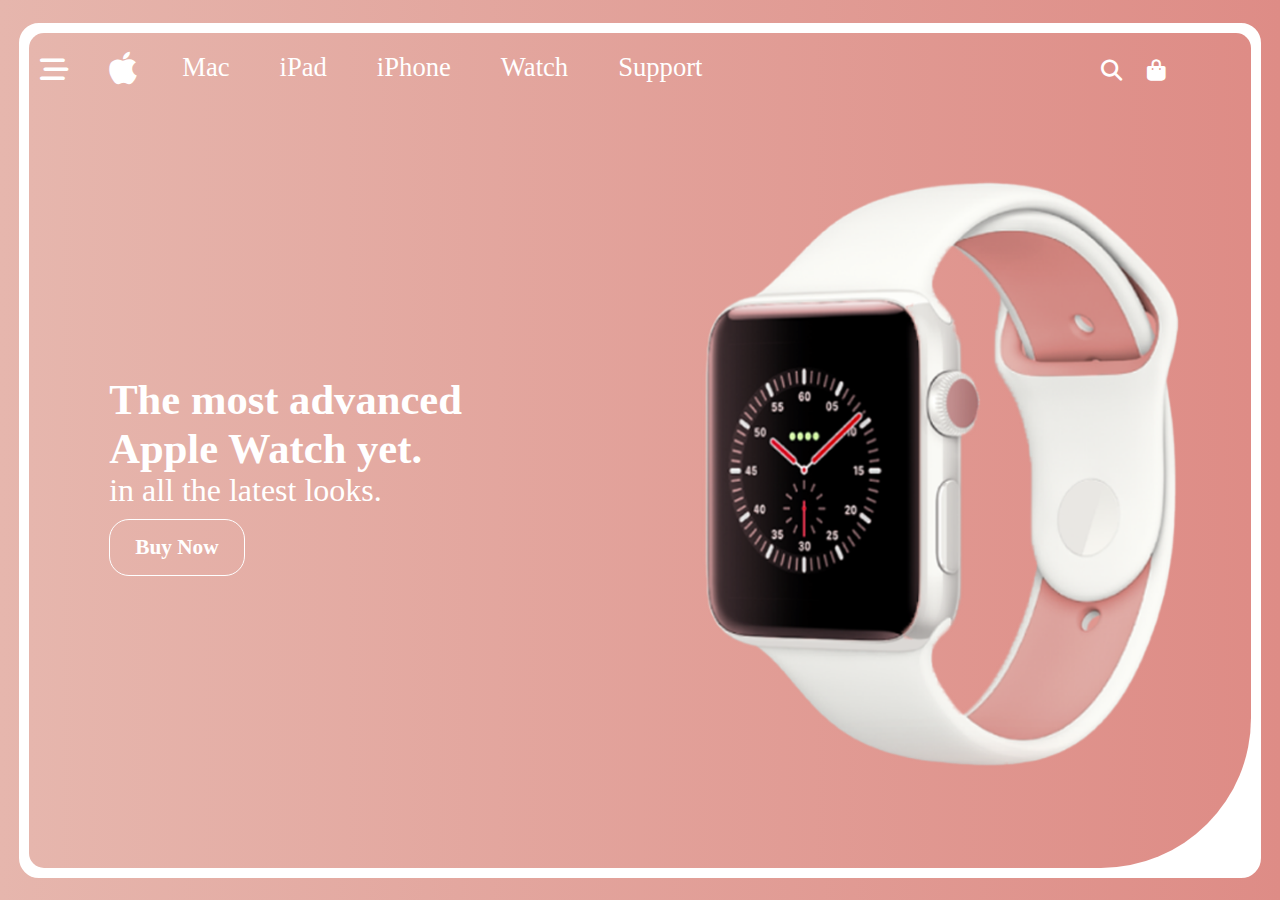
<file: apple-watch-landing-page/index.html>
<!DOCTYPE html>
<html lang="en">

<head>
    <meta charset="UTF-8">
    <meta http-equiv="X-UA-Compatible" content="IE=edge">
    <meta name="viewport" content="width=device-width, initial-scale=1.0">
    <title>Apple Watch</title>
    <link rel="stylesheet" href="style.css">
    <link rel="stylesheet" href="https://cdnjs.cloudflare.com/ajax/libs/font-awesome/6.1.1/css/all.min.css" />
</head>

<body>
    <div class="container">
        <div class="left">
            <div class="bar">
                <a href="#"><i class="fa-solid fa-bars-staggered"></i></a>
            </div>
            <div class="icon">
                <a href="#"><i class="fa-brands fa-facebook-f"></i></a>
                <a href="#"><i class="fa-brands fa-instagram"></i></a>
                <a href="#"><i class="fa-brands fa-linkedin-in"></i></a>
            </div>
        </div>
        <div class="right">
            <header>
                <div class="menu">
                    <a href="#"><i class="fa-brands fa-apple"></i></a>
                    <nav>
                        <ul>
                            <li>
                                <a href="#" class="text">Mac</a>
                            </li>
                            <li>
                                <a href="#">iPad</a>
                            </li>
                            <li>
                                <a href="#">iPhone</a>
                            </li>
                            <li>
                                <a href="#">Watch</a>
                            </li>
                            <li>
                                <a href="#">Support</a>
                            </li>
                        </ul>
                    </nav>
                </div>
                <div class="search">
                    <a href="#">
                        <i class="fa-solid fa-magnifying-glass"></i>
                    </a>
                    <a href="#">
                        <i class="fa-solid fa-bag-shopping"></i>
                    </a>
                    <a href="#">
                        <i class="fa-solid fa-bars-staggered" onclick="myToggle()"></i>
                    </a>
                </div>
            </header>
            <main>
                <div class="detail">
                    <h2>The most advanced<br>Apple Watch yet.</h2>
                    <p>in all the latest looks.</p>
                    <button>Buy Now</button>
                </div>
                <div class="imgBx">
                    <img src="appleWatch.png" alt="apple watch">
                </div>
            </main>
        </div>
    </div>

    <script>
        const bar = document.querySelector('.bar');
        const left = document.querySelector('.left');
        bar.onclick = () => {
            left.classList.toggle('active');
        };
        
        const navBar = document.querySelector('.fa-bars-staggered')
        const nav = document.querySelector('nav');
        function myToggle(){
            nav.classList.toggle('active');
        };
    </script>
</body>

</html>
</file>
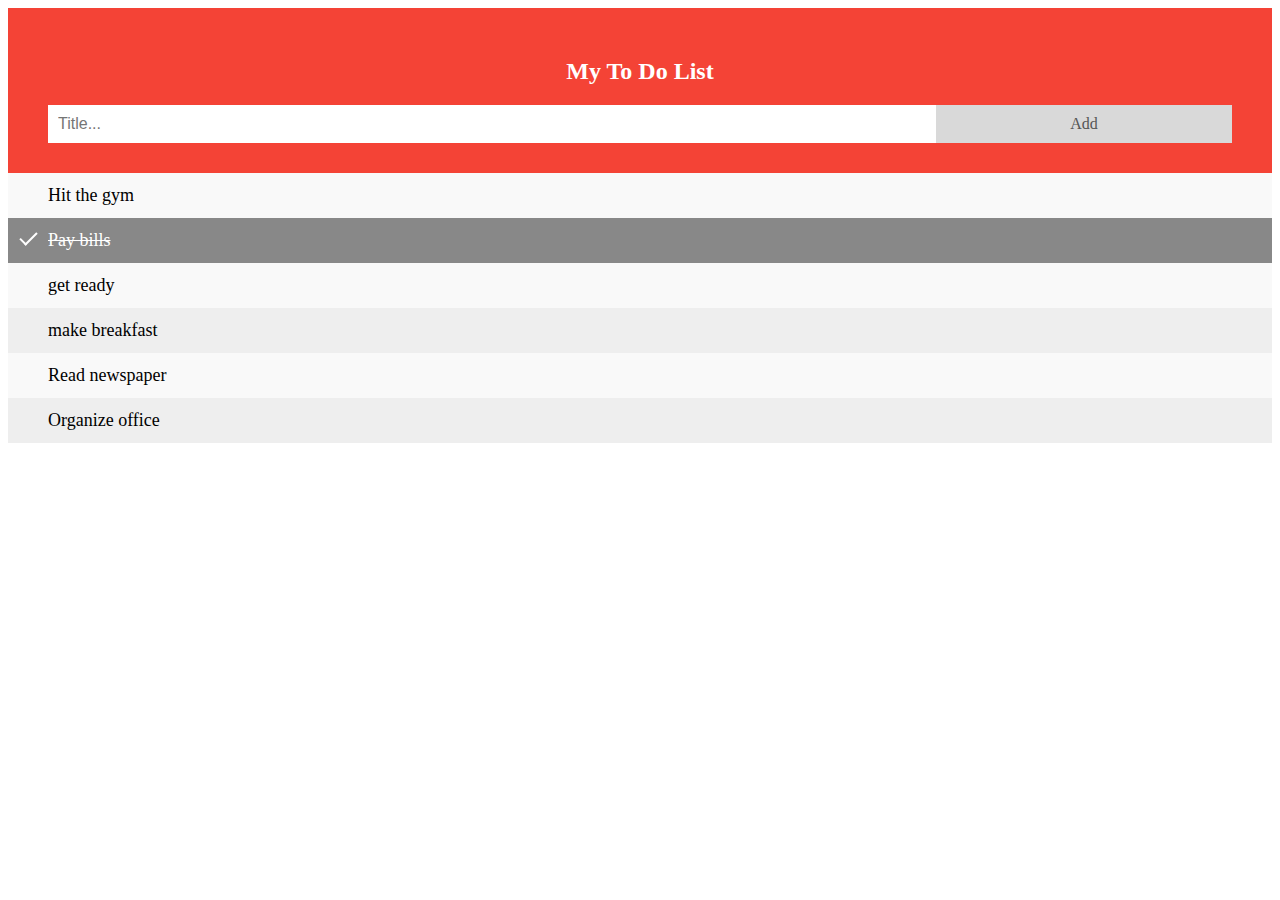
<file: TO DO LIST(Task 2)/index.html>
<!DOCTYPE html>
<html lang="en">
<head>
    <meta charset="UTF-8">
    <meta name="viewport" content="width=device-width, initial-scale=1.0">
    <title>Document</title>
</head>
<link rel="stylesheet" href="style.css">
<script src="script.js"></script>
<body>
    <div id="myDIV" class="header">
        <h2>My To Do List</h2>
        <input type="text" id="myInput" placeholder="Title...">
        <span onclick="newElement()" class="addBtn">Add</span>
      </div>
      
      <ul id="myUL">
        <li>Hit the gym</li>
        <li class="checked">Pay bills</li>
        <li>get ready</li>
        <li>make breakfast</li>
        <li>Read newspaper</li>
        <li>Organize office</li>
      </ul>
</body>
</html>
</file>
<file: apple-watch-landing-page/style.css>
* {
    margin: 0;
    padding: 0;
    box-sizing: border-box;
    font-family: Nunito;
    font-size: 66.6%;
}

body {
    display: flex;
    justify-content: center;
    align-items: center;
    min-height: 100vh;
    background: linear-gradient(to right, #E6B6AD, #DE8C86);
}

.container {
    position: relative;
    width: 97vw;
    height: 95vh;
    background: #fff;
    border-radius: 20px;
    border: 10px solid #fff;
    display: flex;
    justify-content: space-between;
    align-items: center;
    overflow: hidden;
}

.container .left {
    position: relative;
    width: 50px;
    height: 100%;
    background: #fff;
    display: flex;
    justify-content: space-between;
    align-items: center;
    flex-direction: column;
    padding: 10px 0;
    transition: all .5s ease;
}

.container .left .bar {
    position: relative;
    padding-top: 8px;
    z-index: 10;
}

.container .left .bar a {
    text-decoration: none;
    color: #fff;
    font-size: 4rem;
    width: 40px;
    height: 40px;
    transition: .3s ease;
    display: flex;
    justify-content: center;
    align-items: center;
    border-radius: 10px;
}

.container .left.active .bar a {
    color: #DE8C86;
}

.container .left .bar a:hover {
    transform: scale(1.1);
    background: #DE8C86;
    color: #fff;
}

.container .left .icon {
    position: relative;
    display: flex;
    justify-content: center;
    align-items: center;
    flex-direction: column;
}

.container .left .icon a {
    text-decoration: none;
    font-size: 4rem;
    color: #DE8C86;
    margin-top: 10px;
    width: 40px;
    height: 40px;
    transition: .3s ease;
    display: flex;
    justify-content: center;
    align-items: center;
    border-radius: 10px;
}

.container .left .icon a:hover {
    transform: scale(1.1);
    background: #DE8C86;
    color: #fff;
}

.container .right {
    position: absolute;
    right: 0;
    width: 100%;
    height: 100%;
    background: linear-gradient(to right, #E6B6AD, #DE8C86);
    border-radius: 15px 15px 150px 15px;
    transition: width .5s ease;
    padding: 10px 10px;
    padding-left: 80px;

}

.container .left.active~.right {
    right: 0;
    width: 96%;
}


.container .right header{
    position: relative;
    width: calc(100% - 50px);
    height: 50px;
    display: flex;
    justify-content: space-between;
    align-items: center;
}
.container .right header .menu {
    position: relative;
    display: flex;
    justify-content: center;
    align-items: center;
}

.container .right header .menu a {
    text-decoration: none;
    display: flex;
    justify-content: space-around;
    align-items: center;
}

.container .right header .menu .fa-apple {
    color: #fff;
    font-size: 3.5rem;
    transition: .3s ease;
    margin-right: 20px;
}

.container .right header .menu .fa-apple:hover {
    transform: scale(1.1);
}

.container .right header .menu nav {
    position: relative;
    display: flex;
    justify-content: center;
    align-items: center;
    transition: .5s ease-out;
}

.container .right header .menu nav ul {
    position: relative;
    display: flex;
    justify-content: center;
    align-items: center;
}

.container .right header .menu nav ul li {
    list-style: none;
    padding: 25px;
    display: flex;
}

.container .right header .menu nav ul li a {
    text-decoration: none;
    color: #fff;
    display: inline-block;
    font-size: 2.5rem;
    transition: .3s ease;
}

.container .right header .menu nav ul li a:hover {
    transform: scale(1.1);
}

.container .right header .search {
    position: relative;
    display: flex;
    justify-content: space-evenly;
    align-items: center;
    z-index: 100;
}

.container .right header .search a {
    text-decoration: none;
    color: #fff;
    font-size: 3rem;
    transition: .3s ease;
    display: inline-block;
    padding-left: 25px;
}

.container .right header .search a:hover {
    transform: scale(1.1);
}

.container .right header .search a .fa-bars-staggered {
    display: none;
}

.container .right header .menu nav.active {
    left: -80px;
    transition: .5s ease-out;

}

.container main {
    position: relative;
    width: 100%;
    height: calc(100% - 50px);
    display: flex;
    justify-content: space-between;
    align-items: center;
}

.container main .detail {
    position: relative;

}

.container main .detail h2 {
    font-size: 4rem;
    color: #fff;
}

.container main .detail p {
    font-size: 3rem;
    color: #fff;
}

.container main .detail button {
    padding: 15px 25px;
    font-size: 2rem;
    font-weight: 700;
    color: #fff;
    outline: none;
    border: 1px solid #fff;
    border-radius: 20px;
    background: transparent;
    margin-top: 10px;
    cursor: pointer;
    transition: .3s ease;

}

.container main .detail button:Hover {
    transform: scale(0.9);
}

.container main .imgBx {
    position: relative;
}

.container main .imgBx img {
    width: 600px;
}

@media (max-width: 1290px) {
    .container .left.active~.right {
        width: 95.5%;
    }
}

@media (max-width: 1186px) {
    .container main {
        justify-content: space-between;
    }

    .container main .detail h2 {
        font-size: 3.5rem;
        color: #fff;
    }

    .container main .detail p {
        font-size: 2.5rem;
        color: #fff;
    }

    .container main .imgBx img {
        width: 500px;
    }
}

@media (max-width: 1065px) {
    .container .left {
        width: 40px;
    }

    .container .left .bar a {
        font-size: 3.5rem;
        width: 35px;
        height: 35px;
    }

    .container .left .icon a {
        font-size: 3.5rem;
        width: 35px;
        height: 35px;
    }
}

@media (max-width: 990px) {
    .container .right header .search a .fa-bars-staggered {
        display: block;
    }

    .container .right header .menu nav {
        position: absolute;
        width: 95vw;
        height: 85vh;
        background: linear-gradient(to right, #E6B6AD, #DE8C86);
        top: 50px;
        left: -1090px;
        z-index: 100;
        border-radius: 20px;
    }

    .container .right header .menu nav ul {
        display: flex;
        flex-direction: column;
    }

    .container main .detail h2 {
        font-size: 3rem;
        color: #fff;
    }

    .container main .detail p {
        font-size: 2rem;
        color: #fff;
    }

    .container main .imgBx img {
        width: 450px;
    }

    .container .left.active~.right {
        width: 94.5%;
    }
}

@media (max-width: 876px) {
    .container main .detail h2 {
        font-size: 2.5rem;
        color: #fff;
    }

    .container main .detail p {
        font-size: 1.5rem;
        color: #fff;
    }

    .container main .imgBx img {
        width: 400px;
    }

}

@media (max-width: 776px) {
    .container main {
        justify-content: center;
        flex-direction: column-reverse;
        margin-left: -30px;
    }

    .container main .imgBx img {
        width: 350px;
    }

    .container main .detail button {
        padding: 10px 20px;
    }

    .container .right header .menu nav {
        height: 85vh;
    }

    .container .left.active~.right {
        width: 93%;
    }
}
</file>
<file: TO DO LIST(Task 2)/style.css>
* {
    box-sizing: border-box;
  }
  
  /* Remove margins and padding from the list */
  ul {
    margin: 0;
    padding: 0;
  }
  
  /* Style the list items */
  ul li {
    cursor: pointer;
    position: relative;
    padding: 12px 8px 12px 40px;
    background: #eee;
    font-size: 18px;
    transition: 0.2s;
  
    /* make the list items unselectable */
    -webkit-user-select: none;
    -moz-user-select: none;
    -ms-user-select: none;
    user-select: none;
  }
  
  /* Set all odd list items to a different color (zebra-stripes) */
  ul li:nth-child(odd) {
    background: #f9f9f9;
  }
  
  /* Darker background-color on hover */
  ul li:hover {
    background: #ddd;
  }
  
  /* When clicked on, add a background color and strike out text */
  ul li.checked {
    background: #888;
    color: #fff;
    text-decoration: line-through;
  }
  
  /* Add a "checked" mark when clicked on */
  ul li.checked::before {
    content: '';
    position: absolute;
    border-color: #fff;
    border-style: solid;
    border-width: 0 2px 2px 0;
    top: 10px;
    left: 16px;
    transform: rotate(45deg);
    height: 15px;
    width: 7px;
  }
  
  /* Style the close button */
  .close {
    position: absolute;
    right: 0;
    top: 0;
    padding: 12px 16px 12px 16px;
  }
  
  .close:hover {
    background-color: #f44336;
    color: white;
  }
  
  /* Style the header */
  .header {
    background-color: #f44336;
    padding: 30px 40px;
    color: white;
    text-align: center;
  }
  
  /* Clear floats after the header */
  .header:after {
    content: "";
    display: table;
    clear: both;
  }
  
  /* Style the input */
  input {
    margin: 0;
    border: none;
    border-radius: 0;
    width: 75%;
    padding: 10px;
    float: left;
    font-size: 16px;
  }
  
  /* Style the "Add" button */
  .addBtn {
    padding: 10px;
    width: 25%;
    background: #d9d9d9;
    color: #555;
    float: left;
    text-align: center;
    font-size: 16px;
    cursor: pointer;
    transition: 0.3s;
    border-radius: 0;
  }
  
  .addBtn:hover {
    background-color: #bbb;
  }
</file>
